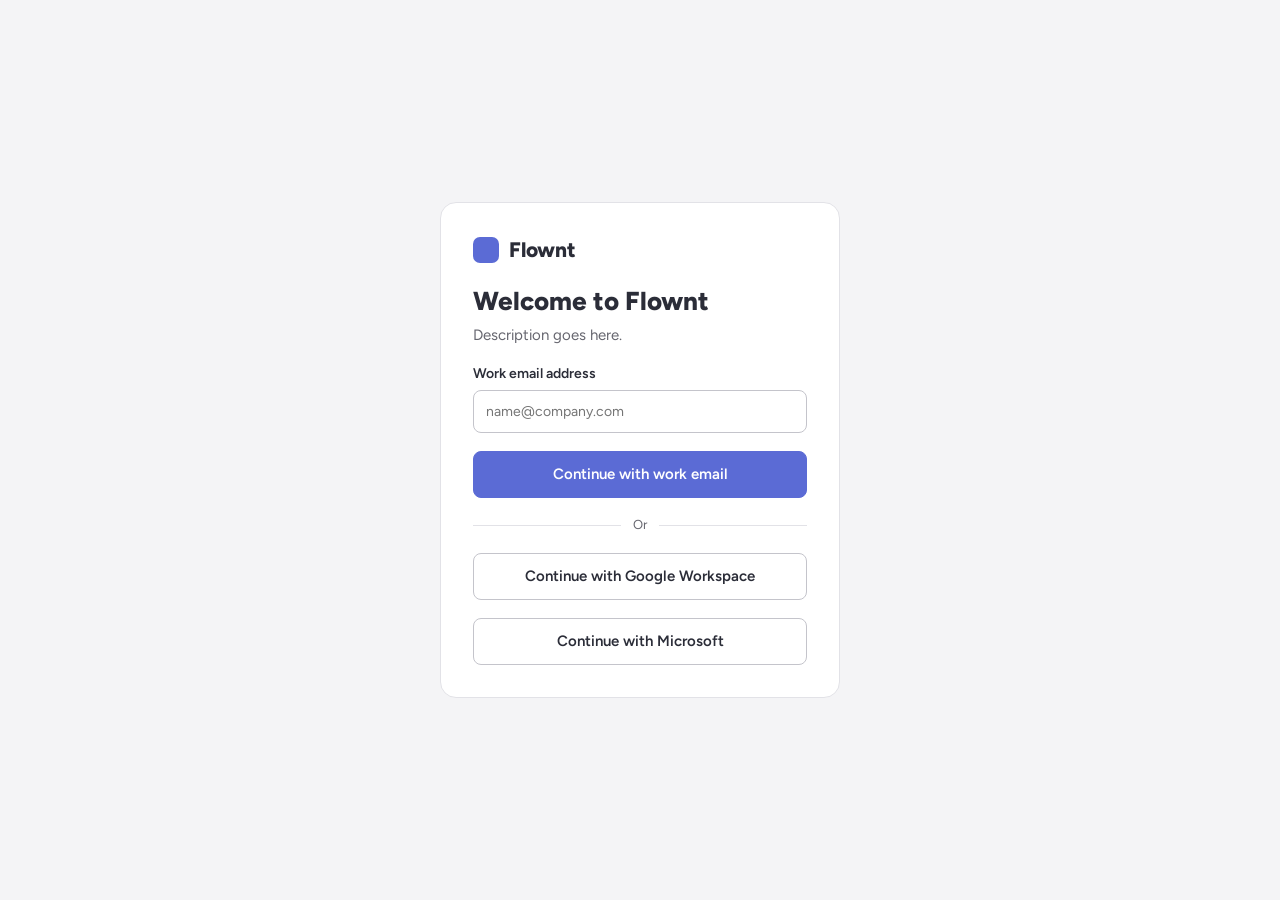
<file: index.html>
<!doctype html>
<html lang="en">
<head>
<meta charset="utf-8">
<meta name="viewport" content="width=device-width, initial-scale=1, viewport-fit=cover">
<title>Flownt Welcome</title>
<link rel="icon" href="data:image/svg+xml,%3Csvg xmlns='http://www.w3.org/2000/svg' viewBox='0 0 32 32'%3E%3Crect width='32' height='32' rx='8' fill='%231a1a1f'/%3E%3C/svg%3E">
<link rel="preconnect" href="https://fonts.googleapis.com">
<link rel="stylesheet" href="https://fonts.googleapis.com/css2?family=Figtree:wght@400;600;800&display=swap">
<link rel="stylesheet" href="shell.css">
<style>
/* Log in: one centered card. Shared tokens live in shell.css. */
body { display: grid; place-items: center; grid-template-columns: minmax(0, 400px); justify-content: center; min-height: 100%; background: var(--side);
  padding: max(24px, env(safe-area-inset-top, 0px)) max(16px, env(safe-area-inset-right, 0px)) max(24px, env(safe-area-inset-bottom, 0px)) max(16px, env(safe-area-inset-left, 0px)); }
.card { width: 100%; background: var(--bg); border: 1.5px solid var(--line-soft); border-radius: 16px; padding: 32px; display: flex; flex-direction: column; gap: 18px; }
.brand { padding: 0; }
.card h1 { font-size: 26px; font-weight: 800; }
.card label { display: flex; flex-direction: column; gap: 6px; font-size: 14px; font-weight: 600; }
.card input { border: 1.5px solid var(--line); border-radius: 8px; padding: 11px 12px; background: var(--bg); font-weight: 400; }
.card input:focus { border-color: var(--accent); outline: none; }
.intro { display: flex; flex-direction: column; gap: 6px; }
.desc { color: var(--muted); font-size: 15px; }
.card .btn { width: 100%; padding: 12px; }
.or { display: flex; align-items: center; gap: 12px; color: var(--muted); font-size: 13px; }
.or::before, .or::after { content: ""; flex: 1; height: 1px; background: var(--line-soft); }
.err { color: var(--bad); font-size: 13px; font-weight: 600; }
@media (max-width: 480px) { .card { padding: 24px 20px; } }
</style>
</head>
<body>
<form class="card" id="login" novalidate>
  <div class="brand"><i></i>Flownt</div>
  <div class="intro">
    <h1>Welcome to Flownt</h1>
    <p class="desc">Description goes here.</p>
  </div>
  <label>Work email address<input id="email" name="email" type="email" autocomplete="email" placeholder="name@company.com"></label>
  <span class="err" id="err" hidden></span>
  <button class="btn primary" type="submit">Continue with work email</button>
  <div class="or"><span>Or</span></div>
  <button class="btn" type="button" data-sso>Continue with Google Workspace</button>
  <button class="btn" type="button" data-sso>Continue with Microsoft</button>
</form>

<script>
const form = document.getElementById("login"), err = document.getElementById("err");
form.addEventListener("submit", (e) => {
  e.preventDefault();
  if (!/^\S+@\S+\.\S+$/.test(form.email.value.trim())) { err.textContent = "Enter a valid work email address."; err.hidden = false; return; }
  location.href = "home.html";
});
document.querySelectorAll("[data-sso]").forEach((b) => b.addEventListener("click", () => (location.href = "home.html")));
</script>
</body>
</html>
</file>
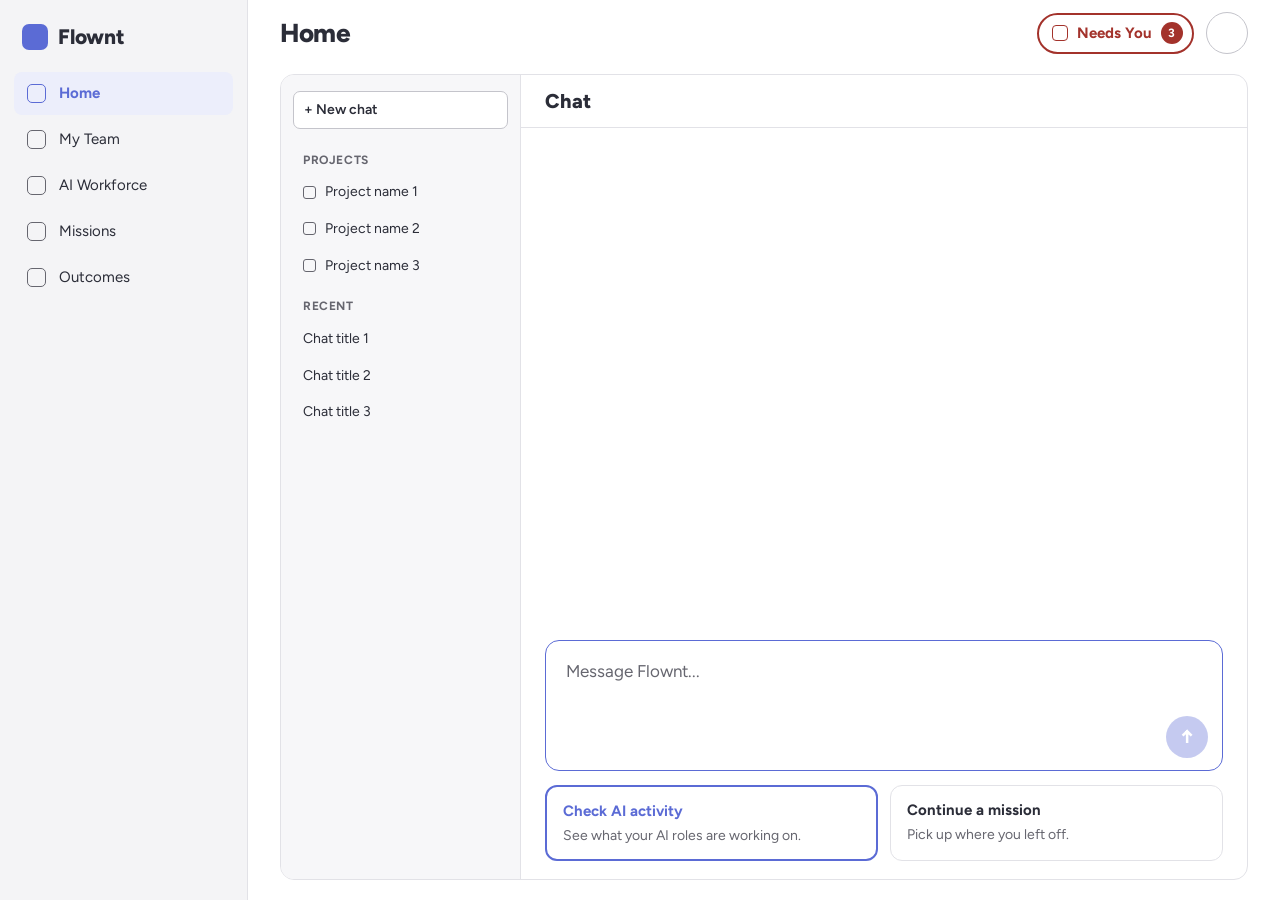
<file: home.html>
<!doctype html>
<html lang="en">
<head>
<meta charset="utf-8">
<meta name="viewport" content="width=device-width, initial-scale=1, viewport-fit=cover">
<title>Flownt Home</title>
<link rel="icon" href="data:image/svg+xml,%3Csvg xmlns='http://www.w3.org/2000/svg' viewBox='0 0 32 32'%3E%3Crect width='32' height='32' rx='8' fill='%231a1a1f'/%3E%3C/svg%3E">
<link rel="preconnect" href="https://fonts.googleapis.com">
<link rel="stylesheet" href="https://fonts.googleapis.com/css2?family=Figtree:wght@400;600;800&display=swap">
<link rel="stylesheet" href="shell.css">
<style>
/* Home: one chat box — chat history column | chat panel (header, message box, suggestion cards).
   A conversation docks the message box at the bottom. Shared shell lives in shell.css. */
.content.home-page { display: flex; flex-direction: column; overflow: hidden; padding-top: 8px; padding-bottom: 20px; }
.chat-box { flex: 1; min-height: 0; display: grid; grid-template-columns: 240px minmax(0, 1fr); border: 1.5px solid var(--line-soft); border-radius: 14px; overflow: hidden; }

/* Chat history */
.history { border-right: 1px solid var(--line-soft); padding: 16px 12px 24px; overflow-y: auto; display: flex; flex-direction: column; gap: 1px; background: var(--sunk); }
.history .new { margin-bottom: 8px; justify-content: flex-start; }
.h-label { font-size: 12px; font-weight: 700; letter-spacing: .05em; text-transform: uppercase; color: var(--muted); padding: 14px 10px 5px; }
.history a { display: flex; align-items: center; gap: 9px; padding: 8px 10px; border-radius: 7px; font-size: 14px; color: inherit; text-decoration: none; min-width: 0; }
.history a span { overflow: hidden; text-overflow: ellipsis; white-space: nowrap; }
.history a i { width: 13px; height: 13px; border: 1.5px solid var(--muted); border-radius: 3px; flex: none; }
.history a:hover { background: var(--chip); }
.history a.on { background: var(--accent-soft); color: var(--accent); font-weight: 700; }
.history a.on i { border-color: var(--accent); }
.hist-btn { display: none; }

/* Chat panel */
.chat-panel { display: flex; flex-direction: column; min-width: 0; min-height: 0; }
.chat-head { display: flex; align-items: center; gap: 12px; padding: 12px 24px; border-bottom: 1px solid var(--line-soft); }
.chat-head h2 { font-size: 20px; font-weight: 800; min-width: 0; overflow: hidden; text-overflow: ellipsis; white-space: nowrap; }
.chat-body { flex: 1; overflow-y: auto; padding: 18px 24px 0; display: flex; flex-direction: column; }
.chat { width: 100%; max-width: 680px; margin: 0 auto; display: flex; flex-direction: column; flex: 1; padding-bottom: 18px; }
.chat.start { justify-content: flex-end; }
.chat .lede { margin: 0 0 16px; }

.composer { border: 1.5px solid var(--line); border-radius: 14px; background: var(--bg); padding: 14px 14px 12px 20px; display: flex; flex-direction: column; gap: 6px; min-height: 104px; }
.composer:focus-within { border-color: var(--accent); }
.composer textarea { flex: 1; border: 0; outline: none; resize: none; background: transparent; font-size: 17px; line-height: 1.5; min-height: 48px; padding: 4px 0 0; }
.composer textarea::placeholder { color: var(--muted); }
.send { align-self: flex-end; width: 42px; height: 42px; border-radius: 50%; background: var(--accent); color: var(--accent-ink); display: grid; place-items: center; font-size: 19px; font-weight: 800; flex: none; }
.send:disabled { opacity: .35; cursor: default; }

.cards { display: grid; grid-template-columns: repeat(2, minmax(0, 1fr)); gap: 12px; margin-top: 14px; }
.card { border: 1.5px solid var(--line-soft); border-radius: 12px; padding: 14px 16px; display: flex; flex-direction: column; gap: 4px; text-align: left; }
.card:hover { border-color: var(--accent); }
.card.primary { border: 2px solid var(--accent); padding: 13.5px 15.5px; }
.card.primary b { color: var(--accent); }
.card b { font-weight: 700; }
.card span { color: var(--muted); font-size: 14px; }

/* Conversation */
.chat.convo { padding-bottom: 0; }
.thread { display: flex; flex-direction: column; gap: 14px; padding-bottom: 20px; flex: 1; }
.msg { max-width: min(78%, 620px); padding: 12px 15px; border-radius: 14px; line-height: 1.5; white-space: pre-wrap; overflow-wrap: break-word; }
.msg.mine { align-self: flex-end; background: var(--accent-soft); border-bottom-right-radius: 4px; }
.msg.ai { align-self: flex-start; border: 1.5px solid var(--line-soft); border-bottom-left-radius: 4px; }
.msg.ai small { display: block; font-size: 12px; font-weight: 700; color: var(--muted); margin-bottom: 3px; }
.msg.typing { color: var(--muted); }
.docked { position: sticky; bottom: 0; background: var(--bg); padding: 10px 0 18px; }
.docked .composer { min-height: 0; flex-direction: row; align-items: flex-end; padding: 10px 10px 10px 18px; }
.docked .composer textarea { min-height: 28px; max-height: 160px; padding: 9px 0; font-size: 16px; }

.list { border: 1.5px solid var(--line-soft); border-radius: var(--r); margin-top: 22px; }
.list h2 { font-size: 13px; font-weight: 700; color: var(--muted); padding: 12px 16px; border-bottom: 1px solid var(--line-soft); background: var(--sunk); border-radius: var(--r) var(--r) 0 0; }
.list a { display: flex; justify-content: space-between; gap: 12px; padding: 13px 16px; border-bottom: 1px solid var(--line-soft); color: inherit; text-decoration: none; }
.list a:last-child { border-bottom: 0; }
.list a:hover { background: var(--sunk); }

@media (max-width: 860px) {
  .chat-box { grid-template-columns: minmax(0, 1fr); }
  .history { position: fixed; top: 0; bottom: 0; left: 0; width: 272px; z-index: 54; transform: translateX(-100%); transition: transform .2s; box-shadow: none;
    padding-left: max(12px, env(safe-area-inset-left, 0px)); padding-top: calc(18px + env(safe-area-inset-top, 0px)); }
  .history.open { transform: none; box-shadow: 10px 0 40px rgba(0,0,0,.2); }
  .hist-btn { display: inline-flex; padding: 6px 10px; flex: none; }
  .chat-head { padding: 12px 14px; }
  .chat-body { padding: 16px 14px 0; }
  .composer { min-height: 104px; }
  .cards { grid-template-columns: minmax(0, 1fr); gap: 8px; }
}
</style>
</head>
<body>
<div class="app">
  <aside class="sidebar" id="sidebar"></aside>
  <div class="main">
    <header class="topbar" id="topbar"></header>
    <main class="content home-page">
      <section class="chat-box">
        <nav class="history" id="history" aria-label="Chat history"></nav>
        <div class="chat-panel">
          <div class="chat-head"><button class="btn hist-btn" data-hist aria-label="Chat history">☰</button><h2 id="chat-title">Chat</h2></div>
          <div class="chat-body" id="chat-area"></div>
        </div>
      </section>
    </main>
  </div>
</div>
<div class="toast" id="toast" hidden></div>

<script src="shell.js"></script>
<script>
const $ = (s) => document.querySelector(s);
const esc = Shell.esc;
const SUGGESTIONS = [
  { title: "Check AI activity", text: "See what your AI roles are working on.", primary: true },
  { title: "Continue a mission", text: "Pick up where you left off." },
];
const REPLY = "Placeholder reply from Flownt. This is where the answer to your message would appear.";
const PROJECTS = [1, 2, 3].map((n) => ({ id: `project-${n}`, title: `Project name ${n}` }));
const STARTER = [1, 2, 3].map((n) => ({ id: `chat-${n}`, title: `Chat title ${n}`, messages: [
  { from: "me", text: "Message text goes here." }, { from: "ai", text: REPLY }] }));

// New chats survive a trip to another page in the same tab; the page works without storage too.
const KEY = "flownt-chats-v2";
let chats;
try { chats = JSON.parse(sessionStorage.getItem(KEY)); } catch { chats = null; }
if (!Array.isArray(chats)) chats = STARTER;
const save = () => { try { sessionStorage.setItem(KEY, JSON.stringify(chats)); } catch {} };
const findChat = (k) => chats.find((c) => c.id === k);
const findProject = (k) => PROJECTS.find((p) => p.id === k);
const key = () => location.hash.slice(1);

function renderHistory() {
  const link = (item, box) => `<a href="#${item.id}" class="${key() === item.id ? "on" : ""}">${box ? "<i></i>" : ""}<span>${esc(item.title)}</span></a>`;
  $("#history").innerHTML = `
    <a href="#" class="btn new" data-new>+ New chat</a>
    <div class="h-label">Projects</div>
    ${PROJECTS.map((p) => link(p, true)).join("")}
    <div class="h-label">Recent</div>
    ${chats.slice(0, 8).map((c) => link(c, false)).join("")}`;
}

function composer(placeholder, docked) {
  return `<div class="${docked ? "docked" : ""}"><form class="composer" id="composer">
    <textarea id="msg" rows="${docked ? 1 : 2}" placeholder="${esc(placeholder)}" aria-label="Message"></textarea>
    <button class="send" id="send" type="submit" aria-label="Send" disabled>↑</button>
  </form></div>`;
}

/* Views: new chat (no hash), a project (#project-…), or a conversation (#chat-…) */
function render() {
  const chat = findChat(key()), project = findProject(key());
  const area = $("#chat-area");
  if (chat) {
    document.title = `${chat.title} · Flownt`;
    $("#chat-title").textContent = chat.title;
    area.innerHTML = `<div class="chat convo">
      <div class="thread">${chat.messages.map(bubble).join("")}</div>
      ${composer("Reply to Flownt...", true)}</div>`;
    area.scrollTop = area.scrollHeight;
  } else if (project) {
    document.title = `${project.title} · Flownt`;
    $("#chat-title").textContent = project.title;
    area.innerHTML = `<div class="chat"><p class="lede">Project description goes here.</p>
      ${composer(`Message Flownt about ${project.title}...`)}
      <div class="list"><h2>Chats in this project</h2>
        ${[1, 2, 3].map((n) => `<a href="#" data-open-title="Chat title ${n}"><span>Chat title ${n}</span><span class="muted">Date</span></a>`).join("")}</div></div>`;
  } else {
    document.title = "Flownt Home";
    $("#chat-title").textContent = "Chat";
    area.innerHTML = `<div class="chat start">
      ${composer("Message Flownt...")}
      <div class="cards">${SUGGESTIONS.map((s, i) => `<button class="card ${s.primary ? "primary" : ""}" data-suggest="${i}"><b>${esc(s.title)}</b><span>${esc(s.text)}</span></button>`).join("")}</div></div>`;
  }
  renderHistory();
  wire(chat, project);
}

const bubble = (m) => m.from === "me"
  ? `<div class="msg mine">${esc(m.text)}</div>`
  : `<div class="msg ai ${m.typing ? "typing" : ""}"><small>Flownt</small>${esc(m.text)}</div>`;

function wire(chat, project) {
  const form = $("#composer"), box = $("#msg"), send = $("#send");
  box.addEventListener("input", () => {
    send.disabled = !box.value.trim();
    if (chat) { box.style.height = "auto"; box.style.height = box.scrollHeight + "px"; }
  });
  box.addEventListener("keydown", (e) => { if (e.key === "Enter" && !e.shiftKey) { e.preventDefault(); form.requestSubmit(); } });
  form.addEventListener("submit", (e) => {
    e.preventDefault();
    const text = box.value.trim();
    if (!text) return;
    if (chat) reply(chat, text); else startChat(text);
  });
  if (!matchMedia("(max-width: 860px)").matches) box.focus();
}

function addChat(title, messages = []) {
  const chat = { id: "chat-" + Date.now().toString(36), title, messages };
  chats = [chat, ...chats]; save();
  return chat;
}

function startChat(text) {
  const chat = addChat(text.length > 34 ? text.slice(0, 32).trimEnd() + "…" : text);
  location.hash = chat.id;
  reply(chat, text);
}

function reply(chat, text) {
  chat.messages.push({ from: "me", text }, { from: "ai", text: "Flownt is typing…", typing: true });
  save(); render();
  setTimeout(() => {
    const last = chat.messages[chat.messages.length - 1];
    last.text = REPLY; delete last.typing; save();
    if (key() === chat.id) render();
  }, 700);
}

document.addEventListener("click", (e) => {
  const hist = $("#history");
  if (e.target.closest("[data-hist]")) { hist.classList.toggle("open"); return; }
  if (!e.target.closest("#history")) hist.classList.remove("open");
  if (e.target.closest("#history a")) hist.classList.remove("open");

  if (e.target.closest("[data-new]")) {
    e.preventDefault();
    history.replaceState(null, "", location.pathname);
    render();
  }
  const s = e.target.closest("[data-suggest]");
  if (s) {
    const box = $("#msg"), item = SUGGESTIONS[+s.dataset.suggest];
    box.value = `${item.title}: ${item.text}`;
    $("#send").disabled = false;
    box.focus();
  }
  const pc = e.target.closest("[data-open-title]");
  if (pc) {
    e.preventDefault();
    location.hash = addChat(pc.dataset.openTitle, [{ from: "me", text: "Message text goes here." }, { from: "ai", text: REPLY }]).id;
  }
});

window.addEventListener("hashchange", render);
Shell.mount("home", { title: "Home" });
render();
</script>
</body>
</html>
</file>
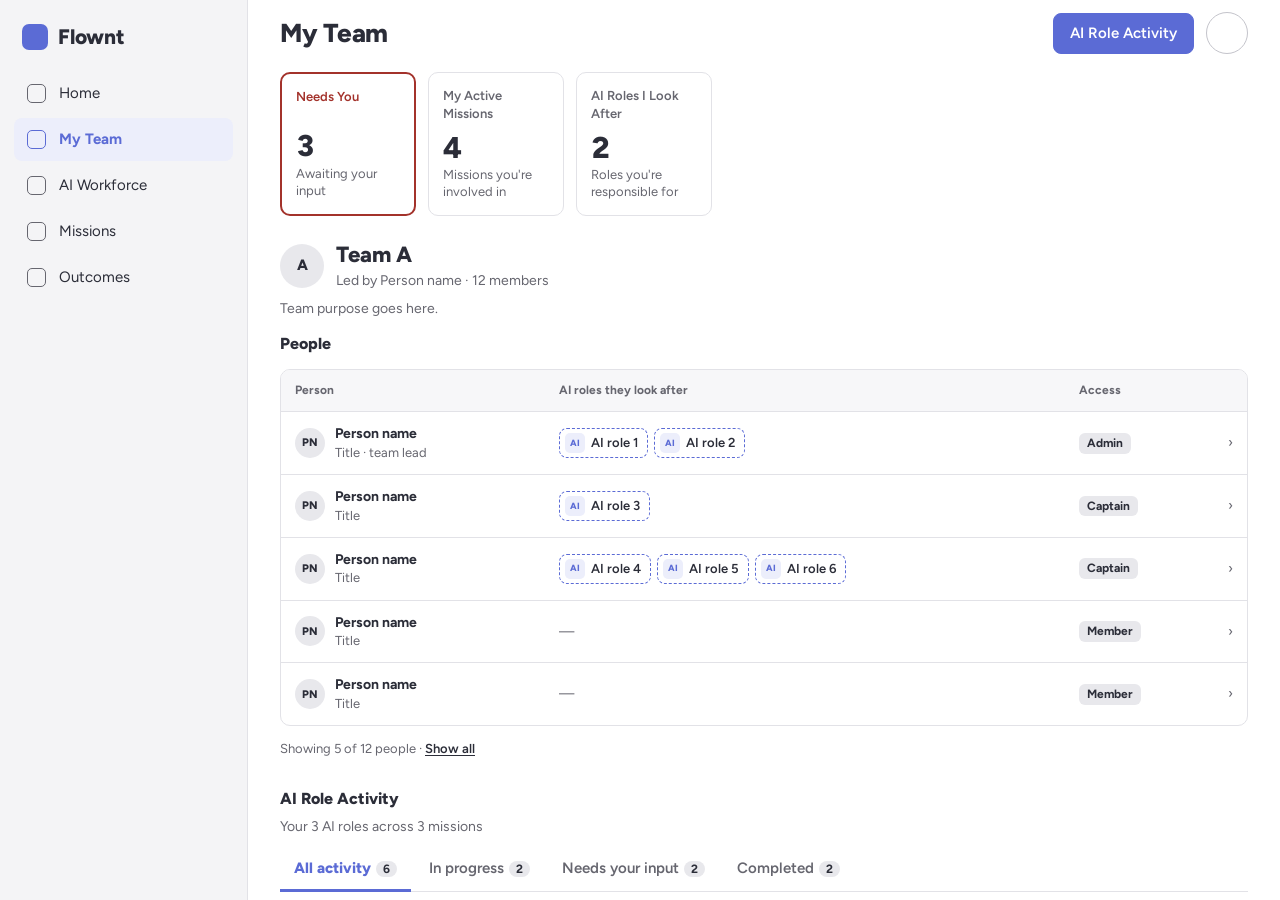
<file: team.html>
<!doctype html>
<html lang="en">
<head>
<meta charset="utf-8">
<meta name="viewport" content="width=device-width, initial-scale=1, viewport-fit=cover">
<title>Flownt My Team</title>
<link rel="icon" href="data:image/svg+xml,%3Csvg xmlns='http://www.w3.org/2000/svg' viewBox='0 0 32 32'%3E%3Crect width='32' height='32' rx='8' fill='%231a1a1f'/%3E%3C/svg%3E">
<link rel="preconnect" href="https://fonts.googleapis.com">
<link rel="stylesheet" href="https://fonts.googleapis.com/css2?family=Figtree:wght@400;600;800&display=swap">
<link rel="stylesheet" href="shell.css">
<style>
/* My Team: your team (people and the AI roles they look after), then AI Role Activity | person profile or activity detail panel.
   Shared tokens and shell live in shell.css. */
.app.has-panel { grid-template-columns: 248px minmax(0, 1fr) 400px; }
.content { padding-top: 6px; }
.btn.dashed { border-style: dashed; }
.btn.danger { color: var(--bad); }
.btn.sm { padding: 6px 11px; font-size: 13px; }
.muted { color: var(--muted); }

.stats { display: flex; gap: 12px; margin-bottom: 24px; }
.stat { width: 136px; max-width: 100%; aspect-ratio: 1; flex: 0 1 136px; min-width: 0; border: 1.5px solid var(--line-soft); border-radius: var(--r); padding: 14px; display: flex; flex-direction: column; }
.stat span { display: block; font-size: 13px; font-weight: 600; color: var(--muted); min-height: 2.6em; }
.stat b { display: block; margin-top: 6px; font-size: 30px; font-weight: 800; line-height: 1.25; font-variant-numeric: tabular-nums; }
.stat.key { border: 2px solid var(--bad); padding: 13.5px; }
.stat.key span { color: var(--bad); }
.stat small { margin-top: auto; line-height: 1.3; color: var(--muted); font-size: 13px; }


.detail { display: flex; flex-direction: column; gap: 14px; min-width: 0; }
.t-head { display: flex; align-items: center; gap: 12px; }
.t-head h2 { font-size: 22px; font-weight: 800; }
.t-head small { color: var(--muted); font-size: 14px; }
.t-about { color: var(--muted); font-size: 14px; margin-top: -6px; }
.av { width: 30px; height: 30px; border-radius: 50%; background: var(--chip); display: inline-grid; place-items: center; font-weight: 800; font-size: 11px; flex: none; }
.av.lg { width: 44px; height: 44px; font-size: 15px; }


.sec-row { display: flex; align-items: center; justify-content: space-between; gap: 12px; }
.sec-row h3 { font-size: 16px; font-weight: 800; }

.tw { border: 1.5px solid var(--line-soft); border-radius: var(--r); overflow-x: auto; }
table { border-collapse: collapse; width: 100%; }
th, td { text-align: left; padding: 12px 14px; border-bottom: 1px solid var(--line-soft); vertical-align: middle; font-size: 14px; }
th { font-size: 12px; font-weight: 700; color: var(--muted); background: var(--sunk); white-space: nowrap; }
tbody tr:last-child td { border-bottom: 0; }
tr.click { cursor: pointer; }
tr.click:hover td { background: var(--sunk); }
tr.click:focus-visible { outline: 2px solid var(--accent); outline-offset: -2px; }
tr.sel td { background: var(--accent-soft); }
tr.sel td:first-child { box-shadow: inset 3px 0 0 var(--accent); }
.who { display: flex; align-items: center; gap: 10px; min-width: 0; white-space: nowrap; }
.who b { display: block; font-weight: 700; }
.who small { display: block; color: var(--muted); font-size: 13px; }
.chev { color: var(--muted); text-align: right; width: 28px; }
.roles { display: flex; flex-wrap: wrap; gap: 6px; }
.ai { display: inline-flex; align-items: center; gap: 6px; border: 1.5px dashed var(--accent); border-radius: 8px; padding: 4px 9px 4px 5px; font-size: 13px; font-weight: 600; white-space: nowrap; }
.ai i { width: 20px; height: 20px; border-radius: 5px; background: var(--accent-soft); color: var(--accent); display: grid; place-items: center; font-style: normal; font-weight: 800; font-size: 9px; }
.tag { display: inline-flex; align-items: center; border-radius: 6px; padding: 2px 8px; font-size: 12px; font-weight: 700; white-space: nowrap; background: var(--chip); }
.more { font-size: 13px; color: var(--muted); }
.link { font-weight: 600; text-decoration: underline; text-underline-offset: 2px; color: var(--ink); }

/* Person profile panel (read-only) */
.panel { border-left: 1px solid var(--line-soft); display: flex; flex-direction: column; min-width: 0; background: var(--bg); overflow-y: auto; padding: 22px; gap: 14px; }
.p-head { display: flex; align-items: center; gap: 12px; }
.p-head h2 { font-size: 19px; font-weight: 800; }
.p-head small { color: var(--muted); font-size: 14px; }
.p-head .x { margin-left: auto; width: 38px; height: 38px; border: 1.5px solid var(--line); border-radius: 8px; font-size: 17px; flex: none; display: grid; place-items: center; }
.sec { display: flex; flex-direction: column; gap: 8px; }
.sec h3 { font-size: 13px; font-weight: 700; letter-spacing: .05em; text-transform: uppercase; color: var(--muted); }
.kv { display: flex; justify-content: space-between; gap: 12px; font-size: 14px; padding: 8px 0; border-bottom: 1px solid var(--line-soft); }
.kv:last-child { border-bottom: 0; }
.kv span:first-child { color: var(--muted); }
.kv span:last-child { font-weight: 600; text-align: right; }
.p-mission { display: flex; align-items: center; gap: 8px; border-radius: 8px; padding: 9px 12px; background: var(--accent-soft); color: var(--accent); font-weight: 700; font-size: 14px; }
.act { display: flex; flex-direction: column; gap: 2px; padding: 9px 0; border-bottom: 1px solid var(--line-soft); font-size: 14px; }
.act:last-child { border-bottom: 0; }
.act small { color: var(--muted); font-size: 12px; }

a.btn { text-decoration: none; }

/* AI Role Activity section */
.activity { display: flex; flex-direction: column; gap: 12px; margin-top: 30px; scroll-margin-top: 12px; }
.activity h3 { font-size: 16px; font-weight: 800; }
.scope { color: var(--muted); font-size: 14px; margin-top: -6px; }
.filters { display: flex; gap: 4px; flex-wrap: wrap; border-bottom: 1.5px solid var(--line-soft); }
.filter { padding: 10px 14px; font-weight: 600; color: var(--muted); border-bottom: 3px solid transparent; margin-bottom: -1.5px; white-space: nowrap; }
.filter.on { color: var(--accent); font-weight: 800; border-color: var(--accent); }
.filter .n { font-size: 12px; background: var(--chip); color: var(--ink); border-radius: 99px; padding: 1px 7px; margin-left: 5px; font-weight: 700; }
.role { display: inline-flex; align-items: center; gap: 7px; font-weight: 700; white-space: nowrap; }
.role i { width: 22px; height: 22px; border-radius: 6px; background: var(--accent-soft); color: var(--accent); border: 1.5px dashed var(--accent); display: grid; place-items: center; font-style: normal; font-weight: 800; font-size: 9px; flex: none; }
td.when { color: var(--muted); white-space: nowrap; }
.status { display: inline-flex; align-items: center; gap: 6px; border-radius: 6px; padding: 2px 8px; font-size: 12px; font-weight: 700; white-space: nowrap; }
.status::before { content: ""; width: 7px; height: 7px; border-radius: 50%; background: currentColor; }
.status.progress { color: var(--accent); background: var(--accent-soft); }
.status.input { color: var(--warn); background: var(--warn-bg); }
.status.done { color: var(--good); background: var(--good-bg); }
.empty { padding: 18px 16px; color: var(--muted); font-size: 14px; }
.p-head.top { align-items: flex-start; }
.p-head.top h2 { margin-bottom: 4px; }
.output { background: var(--sunk); border: 1.5px solid var(--line-soft); border-radius: 10px; padding: 12px 14px; font-size: 14px; }
.steps { display: flex; flex-direction: column; gap: 8px; margin: 0; padding: 0; list-style: none; }
.steps li { display: flex; gap: 10px; align-items: flex-start; font-size: 14px; }
.steps li::before { content: "✓"; width: 20px; height: 20px; border-radius: 50%; background: var(--good-bg); color: var(--good); display: grid; place-items: center; font-size: 11px; font-weight: 800; flex: none; }
.input-box { border-radius: 10px; padding: 12px 14px; font-size: 14px; }
.input-box.yes { background: var(--warn-bg); color: var(--warn); font-weight: 600; }
.input-box.no { background: var(--sunk); color: var(--muted); }


/* Responsive */
@media (max-width: 1180px) {
  .app.has-panel { grid-template-columns: 248px minmax(0, 1fr); }
  .panel { position: fixed; top: 0; right: 0; bottom: 0; width: min(420px, 100vw); z-index: 50; box-shadow: -10px 0 40px rgba(0,0,0,.18);
    padding-top: calc(22px + env(safe-area-inset-top, 0px)); padding-bottom: calc(22px + env(safe-area-inset-bottom, 0px)); padding-right: max(22px, env(safe-area-inset-right, 0px)); }
}
@media (max-width: 860px) {
  .app.has-panel { grid-template-columns: minmax(0, 1fr); }
  .content { padding-top: 10px; }
  .stat { padding: 12px; }
  .stat span { min-height: 2.6em; }

  /* People table becomes stacked rows */
  thead { display: none; }
  table, tbody, tr, td { display: block; }
  tr { display: grid; grid-template-columns: minmax(0, 1fr) auto; gap: 8px 12px; padding: 12px 14px; border-bottom: 1px solid var(--line-soft); }
  tbody tr:last-child { border-bottom: 0; }
  td { padding: 0; border: 0; grid-column: 1; }
  td.chev { grid-column: 2; grid-row: 1 / span 3; align-self: center; }
  tr.click:hover td, tr.sel td { background: none; }
  tr.sel { background: var(--accent-soft); box-shadow: inset 3px 0 0 var(--accent); }
  tr.sel td:first-child { box-shadow: none; }
  .filters { flex-wrap: nowrap; overflow-x: auto; }
  .act-table td.chev { grid-row: 1 / span 5; }
  .act-table td[data-label]::before { content: attr(data-label) ": "; color: var(--muted); }
}
</style>
</head>
<body>
<div class="app" id="app">
  <aside class="sidebar" id="sidebar"></aside>

  <div class="main">
    <header class="topbar" id="topbar"></header>
    <main class="content" id="content"></main>
  </div>

  <aside class="panel" id="panel" hidden></aside>
</div>
<div class="toast" id="toast" hidden></div>

<script src="shell.js"></script>
<script>
const SHOWN = 5;   // people shown before "Show all"

let uid = 1;
const id = () => "x" + uid++;
// roleSplit gives how many AI roles each of the first people looks after.
function makeTeam(letter, size, roleSplit, missions) {
  const people = [];
  const lead = { id: id(), name: "Person name", title: "Title", manager: null, access: "Admin" };
  people.push(lead);
  const mgrs = [];
  for (let i = 1; i < size; i++) {
    const isMgr = i <= 2 && size > 6;
    const p = { id: id(), name: "Person name", title: "Title", manager: isMgr || !mgrs.length ? lead.id : mgrs[i % mgrs.length].id, access: isMgr ? "Captain" : "Member" };
    if (isMgr) mgrs.push(p);
    people.push(p);
  }
  let n = 0;
  const roles = roleSplit.flatMap((count, i) => Array.from({ length: count }, () => ({ id: id(), name: "AI role " + ++n, owner: people[i].id })));
  return {
    id: "team-" + letter.toLowerCase(), name: "Team " + letter, about: "Team purpose goes here.",
    // Three missions, each split into sub-missions with the people working on them.
    missionList: [[3, 2, 2], [2, 3], [2, 1, 3]].map((subs, m) => ({
      id: id(), title: "Mission title " + (m + 1),
      subs: subs.map((count, k) => ({ title: "Sub-mission " + (k + 1), people: Array.from({ length: count }, (_, j) => people[(m * 3 + k * 2 + j) % people.length].id) })),
    })),
    people, lead: lead.id, roles, missions: missions.map((status) => ({ id: id(), status })),
  };
}
const S = {
  teams: [
    makeTeam("A", 12, [2, 1, 3], ["good", "good", "warn", "bad"]),
    makeTeam("B", 6, [1, 1], ["good", "good", "warn"]),
    makeTeam("C", 8, [0, 2], ["good", "warn", "bad"]),
  ],
  selected: "team-a",
  person: null,
  activity: null,
  filter: "all",
  showAll: false,
};

const $ = (s) => document.querySelector(s);
const esc = (s) => String(s).replace(/[&<>"']/g, (c) => ({ "&": "&amp;", "<": "&lt;", ">": "&gt;", '"': "&quot;", "'": "&#39;" }[c]));
const initials = (n) => n.trim().split(/\s+/).map((w) => w[0]).slice(0, 2).join("").toUpperCase() || "?";
const plural = (n, w) => `${n} ${w}${n === 1 ? "" : "s"}`;
const team = (tid) => S.teams.find((t) => t.id === tid);
const person = (t, pid) => t.people.find((p) => p.id === pid);
const leadOf = (t) => person(t, t.lead);
const rolesOf = (t, pid) => t.roles.filter((r) => r.owner === pid);
// Placeholder names repeat, so pickers number people in list order.
const label = (t, p) => `${p.name} ${t.people.indexOf(p) + 1}${p.title ? " · " + p.title : ""}`;
const TEAM_ROLE = { Admin: "Team Lead", Captain: "Team Captain", Member: "Team Member" };

// AI Role Activity: activity from every mission the person's AI roles are involved in, newest first.
const STATUS = { progress: "In progress", input: "Needs your input", done: "Completed" };
const FILTERS = [["all", "All activity"], ["progress", "In progress"], ["input", "Needs your input"], ["done", "Completed"]];
const M1 = "Research competitors for the product launch", M2 = "Mission title 2", M3 = "Mission title 3";
const steps = (n) => Array.from({ length: n }, () => "Step completed goes here.");
const ACTIVITY = [
  { id: "a1", role: "Research Analyst", mission: M1, activity: "Analysing competitor pricing and features", status: "progress", updated: "5 minutes ago", output: "Output goes here.", done: steps(2), question: "" },
  { id: "a2", role: "Data Analyst", mission: M2, activity: "Needs clarification on sales data", status: "input", updated: "12 minutes ago", output: "Output goes here.", done: steps(1), question: "Needs clarification on sales data" },
  { id: "a3", role: "Content Writer", mission: M3, activity: "Activity description goes here.", status: "progress", updated: "30 minutes ago", output: "Output goes here.", done: steps(2), question: "" },
  { id: "a4", role: "Content Writer", mission: M1, activity: "Drafted the campaign brief", status: "done", updated: "1 hour ago", output: "Output goes here.", done: steps(3), question: "" },
  { id: "a5", role: "Research Analyst", mission: M2, activity: "Activity description goes here.", status: "done", updated: "2 hours ago", output: "Output goes here.", done: steps(3), question: "" },
  { id: "a6", role: "Data Analyst", mission: M3, activity: "Activity description goes here.", status: "input", updated: "3 hours ago", output: "Output goes here.", done: steps(1), question: "Question for you goes here." },
];
const statusTag = (st) => `<span class="status ${st}">${STATUS[st]}</span>`;

/* ---------- Render ---------- */
function render() {
  $("#content").innerHTML = `
    <div class="stats">
      <div class="stat key"><span>Needs You</span><b>3</b><small>Awaiting your input</small></div>
      <div class="stat"><span>My Active Missions</span><b>4</b><small>Missions you're involved in</small></div>
      <div class="stat"><span>AI Roles I Look After</span><b>2</b><small>Roles you're responsible for</small></div>
    </div>
    <div class="detail" id="detail"></div>
    <section class="activity" id="activity" aria-label="AI Role Activity"></section>`;
  renderDetail();
  renderActivity();
  renderPanel();
}

function renderDetail() {
  const t = team(S.selected);
  const lead = leadOf(t);
  const ordered = [lead, ...t.people.filter((p) => p !== lead)];
  const visible = S.showAll ? ordered : ordered.slice(0, SHOWN);
  $("#detail").innerHTML = `
    <div class="t-head"><span class="av lg">${esc(t.name.replace(/^Team\s+/, "").slice(0, 2).toUpperCase())}</span>
      <div><h2>${esc(t.name)}</h2><small>Led by ${esc(lead.name)} · ${plural(t.people.length, "member")}</small></div></div>
    ${t.about ? `<p class="t-about">${esc(t.about)}</p>` : ""}
    <div class="sec-row"><h3>People</h3></div>
    <div class="tw"><table>
      <thead><tr><th>Person</th><th>AI roles they look after</th><th>Access</th><th class="chev"></th></tr></thead>
      <tbody>${visible.map((p) => {
        const roles = rolesOf(t, p.id);
        return `<tr class="click ${S.person === p.id ? "sel" : ""}" tabindex="0" data-action="person" data-id="${p.id}" aria-label="View ${esc(label(t, p))}">
          <td><span class="who"><span class="av">${esc(initials(p.name))}</span><span><b>${esc(p.name)}</b><small>${esc(p.title)}${p === lead ? " · team lead" : ""}</small></span></span></td>
          <td>${roles.length ? `<span class="roles">${roles.map((r) => `<span class="ai"><i>AI</i>${esc(r.name)}</span>`).join("")}</span>` : `<span class="muted">—</span>`}</td>
          <td><span class="tag">${p.access}</span></td>
          <td class="chev" aria-hidden="true">›</td>
        </tr>`;
      }).join("")}</tbody>
    </table></div>
    ${ordered.length > SHOWN ? `<p class="more">${S.showAll ? `Showing all ${ordered.length} people` : `Showing ${SHOWN} of ${ordered.length} people`} ·
      <button class="link" data-action="toggle-all">${S.showAll ? "Show fewer" : "Show all"}</button></p>` : ""}`;
}

function renderActivity() {
  const rows = ACTIVITY.filter((a) => S.filter === "all" || a.status === S.filter);
  $("#activity").innerHTML = `
    <h3>AI Role Activity</h3>
    <p class="scope">Your ${new Set(ACTIVITY.map((a) => a.role)).size} AI roles across ${new Set(ACTIVITY.map((a) => a.mission)).size} missions</p>
    <div class="filters" role="tablist">${FILTERS.map(([k, l]) => {
      const n = k === "all" ? ACTIVITY.length : ACTIVITY.filter((a) => a.status === k).length;
      return `<button class="filter ${S.filter === k ? "on" : ""}" role="tab" aria-selected="${S.filter === k}" data-action="filter" data-k="${k}">${l}<span class="n">${n}</span></button>`;
    }).join("")}</div>
    <div class="tw"><table class="act-table">
      <thead><tr><th>AI role</th><th>Mission</th><th>Current activity</th><th>Status</th><th>Last updated</th><th class="chev"></th></tr></thead>
      <tbody>${rows.map((a) => `<tr class="click ${S.activity === a.id ? "sel" : ""}" tabindex="0" data-action="activity" data-id="${a.id}" aria-label="Open ${esc(a.role)} activity">
        <td><span class="role"><i>AI</i>${esc(a.role)}</span></td>
        <td data-label="Mission">${esc(a.mission)}</td>
        <td data-label="Current activity">${esc(a.activity)}</td>
        <td>${statusTag(a.status)}</td>
        <td class="when" data-label="Last updated">${esc(a.updated)}</td>
        <td class="chev" aria-hidden="true">›</td></tr>`).join("")}</tbody></table>
      ${rows.length ? "" : `<p class="empty">No activity here right now.</p>`}</div>`;
}

function renderPanel() {
  const t = team(S.selected), p = S.person && person(t, S.person), a = S.activity && ACTIVITY.find((x) => x.id === S.activity), panel = $("#panel");
  $("#app").classList.toggle("has-panel", !!(p || a));
  panel.hidden = !(p || a);
  if (a) {
    panel.innerHTML = `
      <div class="p-head top"><div><h2>${esc(a.role)}</h2>${statusTag(a.status)}</div><button class="x" data-action="close" aria-label="Close">✕</button></div>
      <div class="sec"><div>
        <div class="kv"><span>Mission</span><span>${esc(a.mission)}</span></div>
        <div class="kv"><span>Current activity</span><span>${esc(a.activity)}</span></div>
        <div class="kv"><span>Last updated</span><span>${esc(a.updated)}</span></div></div></div>
      <div class="sec"><h3>Output</h3><div class="output">${esc(a.output)}</div></div>
      <div class="sec"><h3>What it has done so far</h3><ul class="steps">${a.done.map((d) => `<li>${esc(d)}</li>`).join("")}</ul></div>
      <div class="sec"><h3>Needs human input</h3>${a.question ? `<div class="input-box yes">Yes · ${esc(a.question)}</div>` : `<div class="input-box no">No input needed</div>`}</div>`;
    return;
  }
  if (!p) return;
  const roles = rolesOf(t, p.id);
  const active = t.missionList.filter((m) => m.subs.some((sub) => sub.people.includes(p.id)));
  panel.innerHTML = `
    <div class="p-head"><span class="av lg">${esc(initials(p.name))}</span>
      <div><h2>${esc(p.name)}</h2><small>${esc(t.name)}</small></div>
      <button class="x" data-action="close" aria-label="Close">✕</button></div>
    <div class="sec"><h3>Basic information</h3>
      <div><div class="kv"><span>Name</span><span>${esc(p.name)}</span></div>
      <div class="kv"><span>Job title</span><span>${esc(p.title)}</span></div>
      <div class="kv"><span>Team role</span><span>${TEAM_ROLE[p.access]}</span></div></div></div>
    <div class="sec"><h3>AI roles they look after</h3>
      ${roles.length ? `<span class="roles">${roles.map((r) => `<span class="ai"><i>AI</i>${esc(r.name)}</span>`).join("")}</span>` : `<p class="muted">None</p>`}</div>
    <div class="sec"><h3>Active missions</h3>${active.length ? active.map((m) => `<div class="p-mission"><span aria-hidden="true">⚑</span>${esc(m.title)}</div>`).join("") : `<p class="muted">None</p>`}</div>
    <div class="sec"><h3>Recent activity</h3>
      <div>${[1, 2, 3].map(() => `<div class="act">Activity description goes here.<small>Date</small></div>`).join("")}</div></div>`;
}

/* ---------- Events ---------- */
function closePanel() { S.person = null; S.activity = null; renderDetail(); renderActivity(); renderPanel(); }

document.addEventListener("click", (e) => {
  const el = e.target.closest("[data-action]");
  if (!el) return;
  const { action: a, id: tid } = el.dataset;
  switch (a) {
    case "person": S.person = tid; S.activity = null; renderDetail(); renderActivity(); renderPanel(); break;
    case "activity": S.activity = tid; S.person = null; renderDetail(); renderActivity(); renderPanel(); break;
    case "close": closePanel(); break;
    case "filter": S.filter = el.dataset.k; renderActivity(); break;
    case "to-activity": e.preventDefault(); $("#activity").scrollIntoView({ behavior: matchMedia("(prefers-reduced-motion: reduce)").matches ? "auto" : "smooth", block: "start" }); break;
    case "toggle-all": S.showAll = !S.showAll; renderDetail(); break;
  }
});

document.addEventListener("keydown", (e) => {
  const row = e.target.closest?.("tr.click");
  if (row && (e.key === "Enter" || e.key === " ")) { e.preventDefault(); row.click(); }
  if (e.key === "Escape") {
    if (S.person || S.activity) closePanel();
  }
});

Shell.mount("team", { title: "My Team", needs: false, action: `<a class="btn primary" href="#activity" data-action="to-activity">AI Role Activity</a>` });
render();
if (location.hash === "#activity") $("#activity").scrollIntoView();
</script>
</body>
</html>
</file>
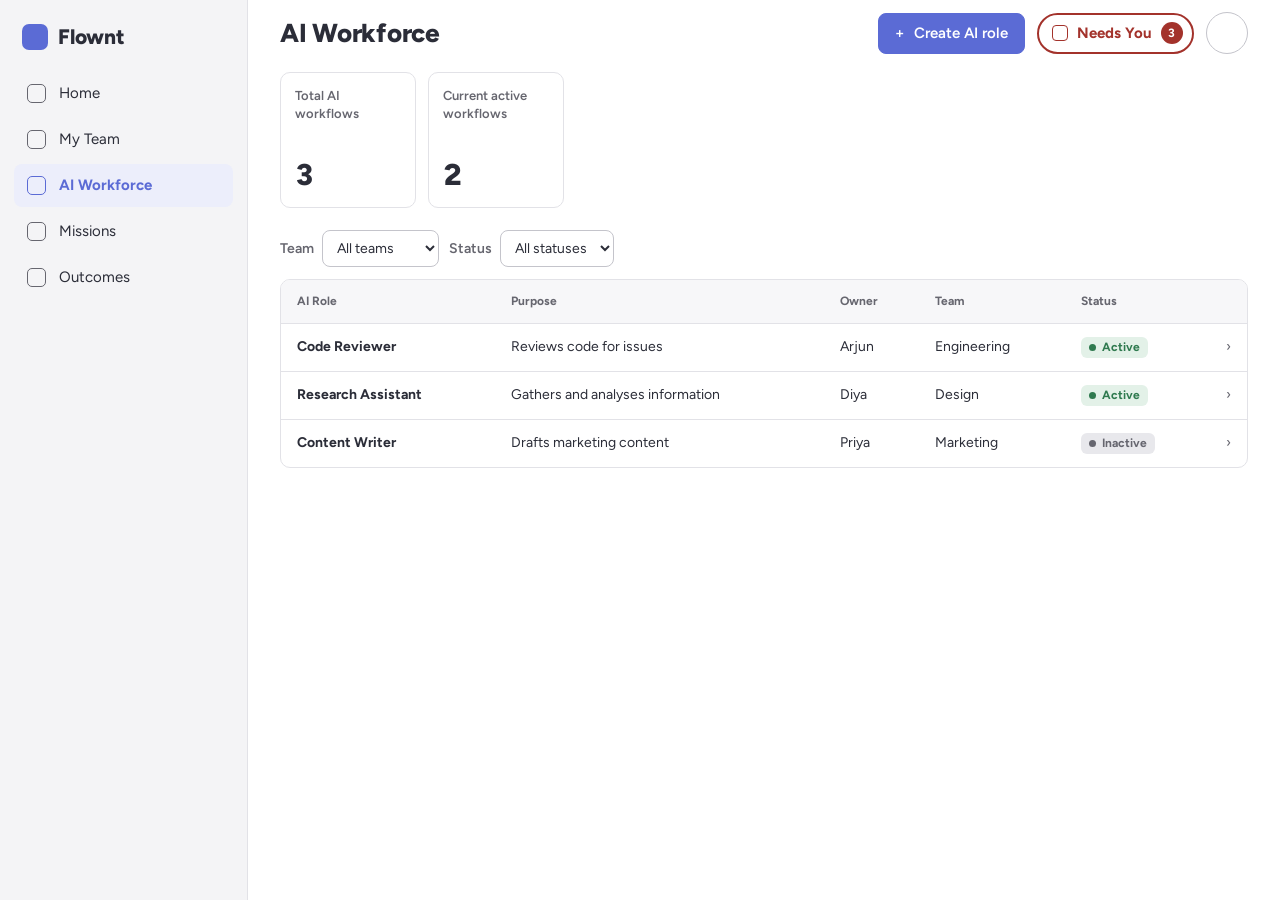
<file: workforce.html>
<!doctype html>
<html lang="en">
<head>
<meta charset="utf-8">
<meta name="viewport" content="width=device-width, initial-scale=1, viewport-fit=cover">
<title>Flownt AI Workforce</title>
<link rel="icon" href="data:image/svg+xml,%3Csvg xmlns='http://www.w3.org/2000/svg' viewBox='0 0 32 32'%3E%3Crect width='32' height='32' rx='8' fill='%231a1a1f'/%3E%3C/svg%3E">
<link rel="preconnect" href="https://fonts.googleapis.com">
<link rel="stylesheet" href="https://fonts.googleapis.com/css2?family=Figtree:wght@400;600;800&display=swap">
<link rel="stylesheet" href="shell.css">
<style>
/* AI Workforce: Create AI role in the top bar; count squares, filters, AI role table | role detail panel.
   Shared tokens and shell live in shell.css. */
.app.has-panel { grid-template-columns: 248px minmax(0, 1fr) 420px; }
.content { padding-top: 6px; }
.muted { color: var(--muted); }

.top-row { display: flex; align-items: flex-start; gap: 12px; flex-wrap: wrap; margin-bottom: 22px; }
.stat { width: 136px; aspect-ratio: 1; flex: 0 1 136px; min-width: 0; border: 1.5px solid var(--line-soft); border-radius: var(--r); padding: 14px; display: flex; flex-direction: column; }
.stat span { font-size: 13px; font-weight: 600; color: var(--muted); }
.stat b { margin-top: auto; font-size: 30px; font-weight: 800; line-height: 1.2; font-variant-numeric: tabular-nums; }

.filters { display: flex; gap: 10px; flex-wrap: wrap; margin-bottom: 12px; }
.filters label { display: flex; align-items: center; gap: 8px; font-size: 14px; font-weight: 600; color: var(--muted); }
.filters select { border: 1.5px solid var(--line); border-radius: 8px; padding: 8px 10px; background: var(--bg); font-weight: 400; color: var(--ink); }

.tw { border: 1.5px solid var(--line-soft); border-radius: var(--r); overflow-x: auto; }
table { border-collapse: collapse; width: 100%; }
th, td { text-align: left; padding: 13px 16px; border-bottom: 1px solid var(--line-soft); vertical-align: middle; font-size: 14px; }
th { font-size: 12px; font-weight: 700; color: var(--muted); background: var(--sunk); white-space: nowrap; }
tbody tr:last-child td { border-bottom: 0; }
tr.click { cursor: pointer; }
tr.click:hover td { background: var(--sunk); }
tr.click:focus-visible { outline: 2px solid var(--accent); outline-offset: -2px; }
tr.sel td { background: var(--accent-soft); }
tr.sel td:first-child { box-shadow: inset 3px 0 0 var(--accent); }
td.name { font-weight: 700; white-space: nowrap; }
.chev { color: var(--muted); text-align: right; width: 28px; }
.status { display: inline-flex; align-items: center; gap: 6px; border-radius: 6px; padding: 2px 8px; font-size: 12px; font-weight: 700; white-space: nowrap; }
.status::before { content: ""; width: 7px; height: 7px; border-radius: 50%; background: currentColor; }
.status.active { color: var(--good); background: var(--good-bg); }
.status.inactive { color: var(--muted); background: var(--chip); }
.empty { padding: 18px 16px; color: var(--muted); font-size: 14px; }

/* Role detail panel */
.panel { border-left: 1px solid var(--line-soft); display: flex; flex-direction: column; gap: 18px; min-width: 0; background: var(--bg); overflow-y: auto; padding: 22px; }
.p-head { display: flex; align-items: center; gap: 12px; }
.p-head .ic { width: 44px; height: 44px; border-radius: 10px; background: var(--accent-soft); color: var(--accent); display: grid; place-items: center; font-weight: 800; font-size: 13px; flex: none; border: 1.5px dashed var(--accent); }
.p-head h2 { font-size: 19px; font-weight: 800; }
.p-head .x { margin-left: auto; width: 38px; height: 38px; border: 1.5px solid var(--line); border-radius: 8px; font-size: 17px; flex: none; display: grid; place-items: center; }
.sec h3 { font-size: 13px; font-weight: 700; letter-spacing: .05em; text-transform: uppercase; color: var(--muted); margin-bottom: 6px; }
.sec p { font-size: 14px; white-space: pre-wrap; }
.chips { display: flex; flex-wrap: wrap; gap: 6px; }
.chip { border: 1.5px solid var(--line-soft); border-radius: 7px; padding: 4px 10px; font-size: 13px; font-weight: 600; }
.who { display: flex; align-items: center; gap: 10px; }
.av { width: 30px; height: 30px; border-radius: 50%; background: var(--chip); display: inline-grid; place-items: center; font-weight: 800; font-size: 11px; flex: none; }
.missions { display: flex; flex-direction: column; gap: 6px; }
.mission { display: flex; align-items: center; gap: 8px; border-radius: 8px; padding: 8px 12px; background: var(--accent-soft); color: var(--accent); font-weight: 700; font-size: 14px; }
.p-foot { margin-top: auto; }

/* Modal */
.scrim { position: fixed; inset: 0; background: var(--scrim); display: grid; place-items: center; z-index: 60; padding: 16px; grid-template-columns: minmax(0, 1fr); }
.modal { background: var(--bg); border-radius: 14px; width: 520px; max-width: 100%; padding: 24px; display: flex; flex-direction: column; gap: 16px; box-shadow: 0 20px 60px rgba(0,0,0,.25); max-height: 90vh; overflow-y: auto; justify-self: center; }
.modal h2 { font-size: 20px; font-weight: 800; }
.modal label.f, .modal fieldset.f { display: flex; flex-direction: column; gap: 6px; font-size: 14px; font-weight: 600; border: 0; padding: 0; margin: 0; }
.modal .f small { font-weight: 400; color: var(--muted); }
.modal legend { padding: 0; margin-bottom: 6px; }
.modal input[type=text], .modal select, .modal textarea { border: 1.5px solid var(--line); border-radius: 8px; padding: 10px 12px; background: var(--bg); font-weight: 400; width: 100%; font: inherit; }
.modal textarea { resize: vertical; }
.checks { display: flex; flex-wrap: wrap; gap: 8px; }
.checks label { display: flex; align-items: center; gap: 7px; border: 1.5px solid var(--line-soft); border-radius: 8px; padding: 7px 11px; font-weight: 400; cursor: pointer; }
.checks label:has(input:checked) { border-color: var(--accent); background: var(--accent-soft); }
.checks input { accent-color: var(--accent); }
.modal .err { color: var(--bad); font-weight: 600; font-size: 13px; }
.modal .foot { display: flex; justify-content: flex-end; gap: 10px; flex-wrap: wrap; }

@media (max-width: 1180px) {
  .app.has-panel { grid-template-columns: 248px minmax(0, 1fr); }
  .panel { position: fixed; top: 0; right: 0; bottom: 0; width: min(440px, 100vw); z-index: 50; box-shadow: -10px 0 40px rgba(0,0,0,.18);
    padding-top: calc(22px + env(safe-area-inset-top, 0px)); padding-bottom: calc(22px + env(safe-area-inset-bottom, 0px)); padding-right: max(22px, env(safe-area-inset-right, 0px)); }
}
@media (max-width: 860px) {
  .app.has-panel { grid-template-columns: minmax(0, 1fr); }
  .content { padding-top: 10px; }
  .stat { padding: 12px; }
  .top-right .btn.primary { padding: 8px 12px; font-size: 14px; }
  .filters label { flex: 1; min-width: 140px; }
  .filters select { flex: 1; }

  thead { display: none; }
  table, tbody, tr, td { display: block; }
  tr { display: grid; grid-template-columns: minmax(0, 1fr) auto; gap: 6px 12px; padding: 12px 14px; border-bottom: 1px solid var(--line-soft); }
  tbody tr:last-child { border-bottom: 0; }
  td { padding: 0; border: 0; grid-column: 1; }
  td.chev { grid-column: 2; grid-row: 1 / span 5; align-self: center; }
  td[data-label]::before { content: attr(data-label) ": "; color: var(--muted); }
  tr.click:hover td, tr.sel td { background: none; }
  tr.sel { background: var(--accent-soft); box-shadow: inset 3px 0 0 var(--accent); }
  tr.sel td:first-child { box-shadow: none; }
}
@media (max-width: 520px) {
  .top-right .btn.create { width: 38px; height: 38px; padding: 0; font-size: 22px; }
  .top-right .create .lbl { display: none; }
}
</style>
</head>
<body>
<div class="app" id="app">
  <aside class="sidebar" id="sidebar"></aside>
  <div class="main">
    <header class="topbar" id="topbar"></header>
    <main class="content" id="content"></main>
  </div>
  <aside class="panel" id="panel" hidden></aside>
</div>
<div id="modal-root"></div>
<div class="toast" id="toast" hidden></div>

<script src="shell.js"></script>
<script>
const TEAMS = ["Engineering", "Design", "Marketing"];
const OWNERS = ["Arjun", "Diya", "Priya"];
const STATUSES = ["Active", "Inactive"];

let uid = 1;
const role = (name, purpose, owner, teams, status) => ({
  id: "r" + uid++, name, purpose, owner, teams, status,
  instructions: "Instructions go here.", tools: ["Tool name 1", "Tool name 2"], links: ["Link or resource"], missions: ["Mission title"],
});
const S = {
  roles: [
    role("Code Reviewer", "Reviews code for issues", "Arjun", ["Engineering"], "Active"),
    role("Research Assistant", "Gathers and analyses information", "Diya", ["Design"], "Active"),
    role("Content Writer", "Drafts marketing content", "Priya", ["Marketing"], "Inactive"),
  ],
  team: "", status: "", open: null,
};

const $ = (s) => document.querySelector(s);
const esc = Shell.esc;
const toast = Shell.toast;
const lines = (v) => v.split("\n").map((x) => x.trim()).filter(Boolean);

/* ---------- Render ---------- */
function render() {
  const active = S.roles.filter((r) => r.status === "Active").length;
  $("#content").innerHTML = `
    <div class="top-row">
      <div class="stat"><span>Total AI workflows</span><b>${S.roles.length}</b></div>
      <div class="stat"><span>Current active workflows</span><b>${active}</b></div>
    </div>
    <div class="filters">
      <label>Team <select id="f-team" aria-label="Filter by team"><option value="">All teams</option>${TEAMS.map((t) => `<option ${S.team === t ? "selected" : ""}>${t}</option>`).join("")}</select></label>
      <label>Status <select id="f-status" aria-label="Filter by status"><option value="">All statuses</option>${STATUSES.map((s) => `<option ${S.status === s ? "selected" : ""}>${s}</option>`).join("")}</select></label>
    </div>
    <div class="tw" id="table"></div>`;
  renderTable();
  renderPanel();
}

function renderTable() {
  const rows = S.roles.filter((r) => (!S.team || r.teams.includes(S.team)) && (!S.status || r.status === S.status));
  $("#table").innerHTML = `<table>
    <thead><tr><th>AI Role</th><th>Purpose</th><th>Owner</th><th>Team</th><th>Status</th><th class="chev"></th></tr></thead>
    <tbody>${rows.map((r) => `<tr class="click ${S.open === r.id ? "sel" : ""}" tabindex="0" data-action="open" data-id="${r.id}" aria-label="View ${esc(r.name)}">
      <td class="name">${esc(r.name)}</td>
      <td data-label="Purpose">${esc(r.purpose)}</td>
      <td data-label="Owner">${esc(r.owner)}</td>
      <td data-label="Team">${esc(r.teams.join(", "))}</td>
      <td><span class="status ${r.status.toLowerCase()}">${r.status}</span></td>
      <td class="chev" aria-hidden="true">›</td></tr>`).join("")}</tbody></table>
    ${rows.length ? "" : `<p class="empty">No AI roles match these filters.</p>`}`;
}

function renderPanel() {
  const r = S.roles.find((x) => x.id === S.open), panel = $("#panel");
  $("#app").classList.toggle("has-panel", !!r);
  panel.hidden = !r;
  if (!r) return;
  panel.innerHTML = `
    <div class="p-head"><span class="ic">AI</span><div><h2>${esc(r.name)}</h2><span class="status ${r.status.toLowerCase()}">${r.status}</span></div>
      <button class="x" data-action="close" aria-label="Close">✕</button></div>
    <div class="sec"><h3>Instructions</h3><p>${esc(r.instructions)}</p></div>
    <div class="sec"><h3>Tools</h3>${r.tools.length ? `<div class="chips">${r.tools.map((t) => `<span class="chip">${esc(t)}</span>`).join("")}</div>` : `<p class="muted">None</p>`}</div>
    <div class="sec"><h3>Owner</h3><div class="who"><span class="av">${esc(r.owner.slice(0, 2).toUpperCase())}</span>${esc(r.owner)}</div></div>
    <div class="sec"><h3>Teams</h3><div class="chips">${r.teams.map((t) => `<span class="chip">${esc(t)}</span>`).join("")}</div></div>
    <div class="sec"><h3>Missions</h3>${r.missions.length ? `<div class="missions">${r.missions.map((m) => `<div class="mission">⚑ ${esc(m)}</div>`).join("")}</div>` : `<p class="muted">Not involved in any missions yet.</p>`}</div>
    <div class="p-foot"><button class="btn" data-action="edit" data-id="${r.id}">Edit</button></div>`;
}

/* ---------- Create / edit ---------- */
function roleForm(r) {
  const editing = !!r;
  r = r || { name: "", purpose: "", instructions: "", tools: [], links: [], owner: OWNERS[0], teams: [] };
  $("#modal-root").innerHTML = `<div class="scrim" data-action="scrim"><form class="modal" id="mform" role="dialog" aria-modal="true" aria-label="${editing ? "Edit AI role" : "Create AI role"}">
    <h2>${editing ? "Edit AI role" : "Create AI role"}</h2>
    <label class="f">Role name <small>What the role is called.</small><input id="m-name" name="name" type="text" value="${esc(r.name)}"></label>
    <label class="f">Purpose <small>What it is responsible for.</small><input id="m-purpose" name="purpose" type="text" value="${esc(r.purpose)}"></label>
    <label class="f">Instructions <small>How it should perform its work.</small><textarea id="m-instr" name="instructions" rows="3">${esc(r.instructions)}</textarea></label>
    <label class="f">Tools and integrations <small>What it can access or use. One per line.</small><textarea id="m-tools" name="tools" rows="2">${esc(r.tools.join("\n"))}</textarea></label>
    <label class="f">Links or resources <small>Relevant references it needs. One per line.</small><textarea id="m-links" name="links" rows="2">${esc(r.links.join("\n"))}</textarea></label>
    <label class="f">Owner <small>The human responsible for looking after the role.</small><select id="m-owner" name="owner">${OWNERS.map((o) => `<option ${r.owner === o ? "selected" : ""}>${o}</option>`).join("")}</select></label>
    <fieldset class="f"><legend>Team <small>Which team or teams the role is available to.</small></legend>
      <div class="checks">${TEAMS.map((t) => `<label><input type="checkbox" name="teams" value="${t}" ${r.teams.includes(t) ? "checked" : ""}>${t}</label>`).join("")}</div></fieldset>
    <span class="err" id="merr" hidden></span>
    <div class="foot"><button type="button" class="btn" data-action="close-modal">Cancel</button><button class="btn primary" type="submit">${editing ? "Save" : "Create AI role"}</button></div>
  </form></div>`;
  const f = $("#mform");
  $("#m-name").focus();
  f.addEventListener("submit", (e) => {
    e.preventDefault();
    const d = new FormData(f), teams = d.getAll("teams");
    const err = (m) => { const el = $("#merr"); el.textContent = m; el.hidden = false; };
    if (!d.get("name").trim()) return err("Enter a role name.");
    if (!lines(d.get("tools")).length) return err("Add at least one tool or integration.");
    if (!lines(d.get("links")).length) return err("Add at least one link or resource.");
    if (!teams.length) return err("Choose at least one team.");
    const vals = { name: d.get("name").trim(), purpose: d.get("purpose").trim(), instructions: d.get("instructions").trim(),
      tools: lines(d.get("tools")), links: lines(d.get("links")), owner: d.get("owner"), teams };
    if (editing) { Object.assign(r, vals); toast("Saved"); }
    else { const nr = { id: "r" + uid++, status: "Active", missions: [], ...vals }; S.roles.push(nr); S.open = nr.id; toast(`Created ${nr.name}`); }
    closeModal(); render();
  });
}
const closeModal = () => ($("#modal-root").innerHTML = "");

/* ---------- Events ---------- */
document.addEventListener("click", (e) => {
  const el = e.target.closest("[data-action]");
  if (!el) return;
  switch (el.dataset.action) {
    case "create": roleForm(); break;
    case "open": S.open = el.dataset.id; renderTable(); renderPanel(); break;
    case "close": S.open = null; renderTable(); renderPanel(); break;
    case "edit": roleForm(S.roles.find((r) => r.id === el.dataset.id)); break;
    case "close-modal": closeModal(); break;
    case "scrim": if (e.target === el) closeModal(); break;
  }
});
document.addEventListener("change", (e) => {
  if (e.target.id === "f-team") { S.team = e.target.value; renderTable(); }
  if (e.target.id === "f-status") { S.status = e.target.value; renderTable(); }
});
document.addEventListener("keydown", (e) => {
  const row = e.target.closest?.("tr.click");
  if (row && (e.key === "Enter" || e.key === " ")) { e.preventDefault(); row.click(); }
  if (e.key === "Escape") {
    if ($("#modal-root").innerHTML) closeModal();
    else if (S.open) { S.open = null; renderTable(); renderPanel(); }
  }
});

Shell.mount("workforce", { title: "AI Workforce", action: `<button class="btn primary create" data-action="create" aria-label="Create AI role">+<span class="lbl">&nbsp;Create AI role</span></button>` });
render();
</script>
</body>
</html>
</file>
<file: shell.css>
/* Flownt prototype — shared tokens and app shell (sidebar + utility bar) for every page.
   Wireframe greys, soft indigo as the one accent, muted status colours. */
:root {
  --bg: #ffffff;
  --side: #f4f4f6;
  --sunk: #f7f7f9;
  --chip: #e8e8ec;
  --line: #c4c4cb;
  --line-soft: #e2e2e7;
  --ink: #2b2d38;
  --accent: #5b6bd5;
  --accent-ink: #ffffff;
  --accent-soft: #eceefb;
  --muted: #66666f;
  --scrim: rgba(20, 20, 26, .38);
  --good: #2f7a4f; --good-bg: #e3f1e8;
  --warn: #8a5a00; --warn-bg: #fbefd6;
  --bad: #a3322b; --bad-bg: #f8e0de;
  --font: "Figtree", ui-sans-serif, system-ui, -apple-system, "Segoe UI", sans-serif;
  --r: 10px;
  color-scheme: light;
}
@media (prefers-color-scheme: dark) {
  :root:not([data-theme="light"]) {
    --bg: #141417; --side: #1b1b1f; --sunk: #19191d; --chip: #2b2b31;
    --line: #4a4a53; --line-soft: #2e2e35; --ink: #e6e7ee; --muted: #a0a0aa; --scrim: rgba(0, 0, 0, .6); --accent: #8e9bf0; --accent-ink: #141417; --accent-soft: #252a45;
    --good: #7cc79a; --good-bg: #1d3326; --warn: #e5b45a; --warn-bg: #3a2e14; --bad: #f08a80; --bad-bg: #3d1f1c;
    color-scheme: dark;
  }
}
:root[data-theme="dark"] {
  --bg: #141417; --side: #1b1b1f; --sunk: #19191d; --chip: #2b2b31;
  --line: #4a4a53; --line-soft: #2e2e35; --ink: #e6e7ee; --muted: #a0a0aa; --scrim: rgba(0, 0, 0, .6); --accent: #8e9bf0; --accent-ink: #141417; --accent-soft: #252a45;
  --good: #7cc79a; --good-bg: #1d3326; --warn: #e5b45a; --warn-bg: #3a2e14; --bad: #f08a80; --bad-bg: #3d1f1c;
  color-scheme: dark;
}

*, *::before, *::after { box-sizing: border-box; }
[hidden] { display: none !important; }
html, body { height: 100%; }
body { margin: 0; background: var(--bg); color: var(--ink); font-family: var(--font); font-size: 15px; line-height: 1.4; }
button, input, select, textarea { font: inherit; color: inherit; }
button { cursor: pointer; background: none; border: 0; padding: 0; text-align: inherit; }
:focus-visible { outline: 2px solid var(--accent); outline-offset: 2px; }
h1, h2, h3, p { margin: 0; }
.muted { color: var(--muted); }

.app { display: grid; grid-template-columns: 248px minmax(0, 1fr); height: 100%; }

/* Main nav */
.sidebar { background: var(--side); border-right: 1px solid var(--line-soft); padding: 22px 14px; display: flex; flex-direction: column; gap: 3px; overflow-y: auto; }
.brand { display: flex; align-items: center; gap: 10px; font-weight: 800; font-size: 21px; padding: 0 8px 18px; color: inherit; text-decoration: none; }
.brand i { width: 26px; height: 26px; border-radius: 7px; background: var(--accent); display: block; }
.nav { display: flex; align-items: center; gap: 13px; padding: 11px 13px; border-radius: 8px; font-size: 15px; width: 100%; color: inherit; text-decoration: none; }
.nav i { width: 19px; height: 19px; border: 1.5px solid var(--muted); border-radius: 5px; flex: none; }
.nav:hover { background: var(--chip); }
.nav.on { background: var(--accent-soft); color: var(--accent); font-weight: 700; }
.nav.on i { border-color: var(--accent); }
/* Utility bar */
.main { display: flex; flex-direction: column; min-width: 0; overflow: hidden; }
.topbar { display: flex; align-items: center; gap: 14px; padding: 12px 32px; }
.menu-btn { display: none; width: 40px; height: 40px; border: 1.5px solid var(--line); border-radius: 8px; font-size: 18px; flex: none; place-items: center; }
.top-title { font-size: 26px; font-weight: 800; letter-spacing: -.01em; white-space: nowrap; overflow: hidden; text-overflow: ellipsis; min-width: 0; }
.top-right { margin-left: auto; display: flex; align-items: center; gap: 12px; }
.needs-btn { display: flex; align-items: center; gap: 9px; border: 2px solid var(--bad); border-radius: 99px; padding: 7.5px 9.5px 7.5px 12.5px; font-weight: 700; white-space: nowrap; color: var(--bad); }
.needs-btn:hover { background: var(--bad-bg); }
.needs-btn i { width: 16px; height: 16px; border: 1.5px solid var(--bad); border-radius: 4px; flex: none; }
.needs-btn b { background: var(--bad); color: var(--bg); border-radius: 99px; min-width: 22px; height: 22px; display: grid; place-items: center; font-size: 12px; padding: 0 6px; }
.me { width: 42px; height: 42px; border-radius: 50%; border: 1.5px solid var(--line); background: var(--bg); flex: none; }

.content { overflow-y: auto; padding: 30px 32px 56px; flex: 1; }
.ph { display: flex; align-items: flex-start; justify-content: space-between; gap: 16px; flex-wrap: wrap; margin-bottom: 22px; }
.ph h1 { font-size: 30px; font-weight: 800; letter-spacing: -.01em; margin-bottom: 4px; }
.lede { color: var(--muted); font-size: 16px; }

.btn { display: inline-flex; align-items: center; justify-content: center; gap: 6px; border: 1.5px solid var(--line); border-radius: 8px; padding: 9px 16px; font-weight: 600; background: var(--bg); white-space: nowrap; }
.btn:hover { border-color: var(--accent); }
.btn.primary { background: var(--accent); border-color: var(--accent); color: var(--accent-ink); }
.btn.primary:hover { opacity: .88; }

.toast { position: fixed; left: 50%; bottom: calc(24px + env(safe-area-inset-bottom, 0px)); transform: translateX(-50%); background: var(--ink); color: var(--bg); padding: 11px 18px; border-radius: 8px; font-weight: 600; z-index: 80; max-width: calc(100vw - 32px); }

@media (max-width: 860px) {
  .app { grid-template-columns: minmax(0, 1fr); }
  .sidebar { position: fixed; top: 0; bottom: 0; left: 0; width: 272px; z-index: 55; transform: translateX(-100%); transition: transform .2s;
    padding-left: max(14px, env(safe-area-inset-left, 0px)); padding-top: calc(22px + env(safe-area-inset-top, 0px)); }
  .sidebar.open { transform: none; box-shadow: 10px 0 40px rgba(0,0,0,.2); }
  .menu-btn { display: grid; }
  .topbar, .content { padding-left: max(16px, env(safe-area-inset-left, 0px)); padding-right: max(16px, env(safe-area-inset-right, 0px)); }
  .top-title { font-size: 20px; }
  .topbar { gap: 8px; padding-top: calc(10px + env(safe-area-inset-top, 0px)); padding-bottom: 10px; }
  .content { padding-top: 22px; }
  .needs-btn { padding: 6.5px 8.5px; }
  .needs-btn .lbl, .needs-btn i { display: none; }
  .me { width: 38px; height: 38px; }
  .ph h1 { font-size: 25px; }
}
@media (prefers-reduced-motion: reduce) { * { transition: none !important; } }
</file>
